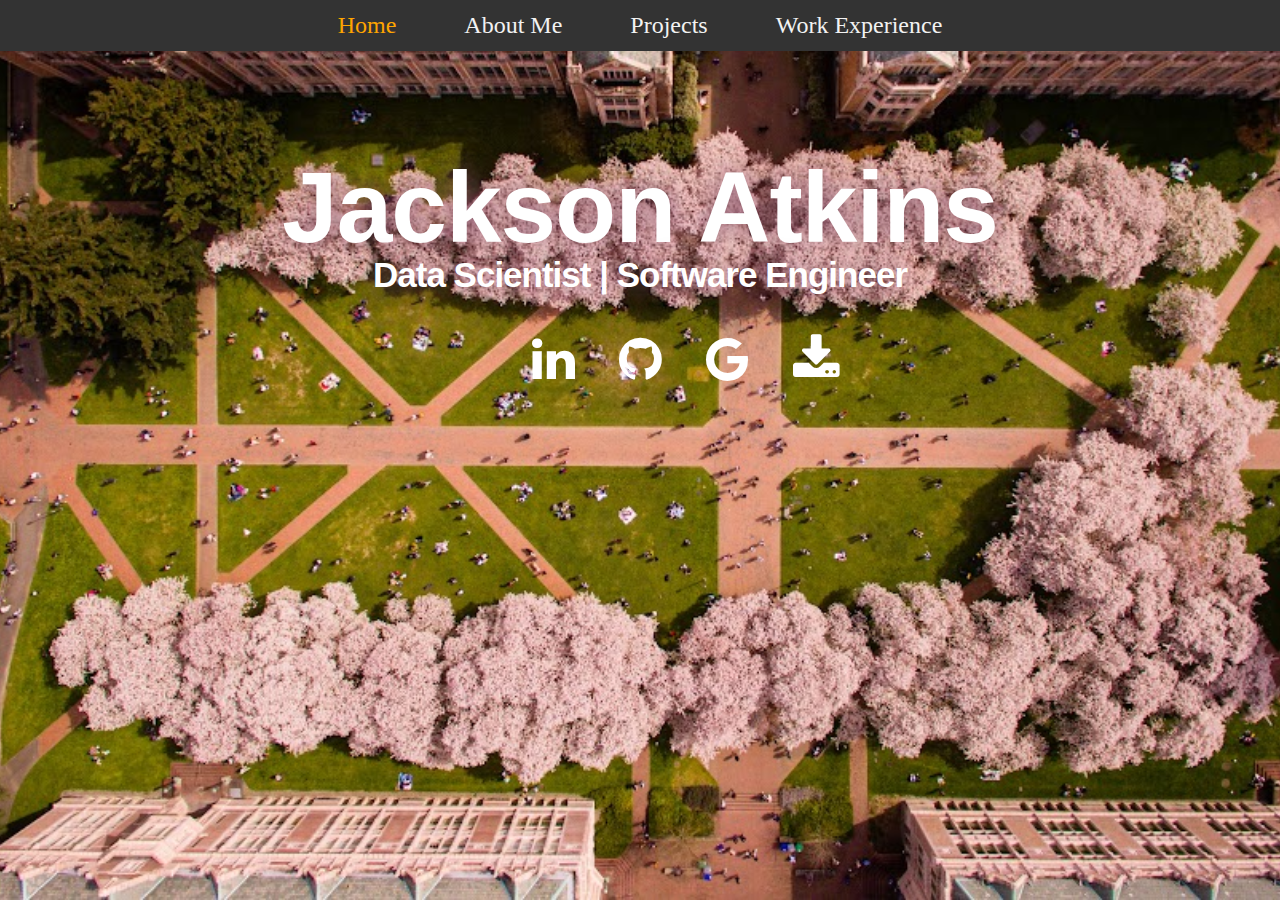
<file: index.html>
<!DOCTYPE html>
<html lang="en">

<head>
    <link href='https://fonts.googleapis.com/css?family=Archivo Black' rel='stylesheet'>
    <link href='https://fonts.googleapis.com/css?family=Chivo' rel='stylesheet'>
    <link href='https://fonts.googleapis.com/css?family=Saira' rel='stylesheet'>
    <link href="https://fonts.cdnfonts.com/css/bebas-neue" rel="stylesheet">
    <link rel="stylesheet" href="https://cdnjs.cloudflare.com/ajax/libs/font-awesome/4.7.0/css/font-awesome.min.css">
    <link rel="stylesheet" href="style.css">
    <meta charset="UTF-8">
    <meta http-equiv="X-UA-Compatible" content="IE=edge">
    <meta name="viewport" content="width=device-width, initial-scale=1.0">
    <title>Jackson Atkins</title>
</head>

<body>
    <div id="parent" class="toolbar">
        <a class="btn active" href="#homepage">Home</a>
        <a class="btn" href="#about">About Me</a>
        <a class="btn" href="#project">Projects</a>
        <a class="btn" href="#work">Work Experience</a>
    </div>
    <div class="container">
        <section id="homepage" class="homepage">
            <h2><span>Jackson Atkins</span></h2>
            <h3><span>Data Scientist | Software Engineer</span></h3>
            <a href="https://www.linkedin.com/in/jackson-atkins-9b46801b9/" class="fa fa-linkedin"></a>
            <a href="https://github.com/jacksonatkins" class="fa fa-github"></a>
            <a href="mailto: jraatkins@gmail.com" class="fa fa-google"></a>
            <a href="jackson_resume.pdf" class="fa fa-download" download></a>
        </section>
        <section id="about" class="about">
            <h3><span>About Me</span></h3>
            <p class="info">
                I am an undergraduate computer science student at the University of Washington in Seattle, WA. I am focusing my studies 
                specifically on data science, due to the ways data can be manipulated to uncover underlying trends and statistics. I will
                be graduating in March of 2023, and am currently looking for full-time employment.
            </p>
            <h4><span>Education</span></h4>
            <p class="edu1">
                University of Washington | GPA: 3.86/4.00 | Seattle, WA | Sept. 2020 - Mar. 2023
                <br/>
                B.S. Computer Science: Data Science 
            </p>
            <p class="edu2">
                Olympic College | GPA: 4.00/4.00 | Bremerton, WA | Sept. 2018 - Jun. 2020
                <br/>
                A.A. Direct Transfer, Associate of Science
            </p>
        </section>
        <section id="project" class="project">
            <ul class="timeline">
                <li class="event" data-date="Autumn 2022">
                    <a href="https://github.com/JetsWest/MiniJavaCompiler"><h5>MiniJava Compiler (click me!)</h5></a>
                    <p>A "homemade" compiler for a subset of the Java programming language.</p>
                </li>
                <li class="event" data-date="Spring 2022">
                    <a href="https://github.com/JetsWest/SimpleDBMS"><h5>Simple Database Management System</h5></a>
                    <p>DBMS allowing for various methods fo concurrency control with ease of use in mind.</p>
                </li>
                <li class="event" data-date="Autumn 2021">
                    <a href="https://github.com/JetsWest/Pathfinding"><h5>Pathfinding Application</h5></a>
                    <p>A program to allow users to find the shortest path between buildings on the University of Washington campus.</p>
                </li>
                <li class="event" data-date="Spring 2021">
                    <a href="https://github.com/JetsWest/Messaging-Application"><h5>Messaging Program</h5></a>
                    <p>Application allowing users to communicate over a local network with autocorrect and autofill features.</p>
                </li>
            </ul>
        </section>
        <section id="work" class="work">
            <ul class="timeline2">
                <li class="event2" data-date="Summer 2022">
                    <h5>Stocker, Publix</h5>
                    <p>Port Charlotte, FL</p>
                </li>
                <li class="event2" data-date="Summer 2021">
                    <h5>Lifeguard, Naval Base Kitsap Aquatics Center</h5>
                    <p>Silverdale, WA</p>
                </li>
                <li class="event2" data-date="Summer 2019">
                    <h5>Child and Youth Program Assistant, Naval Base Kitsap</h5>
                    <p>Silverdale, WA</p>
                </li>
            </ul>
        </section>
    </div>
    <script src="main.js"></script>
</body>
</html>
</file>
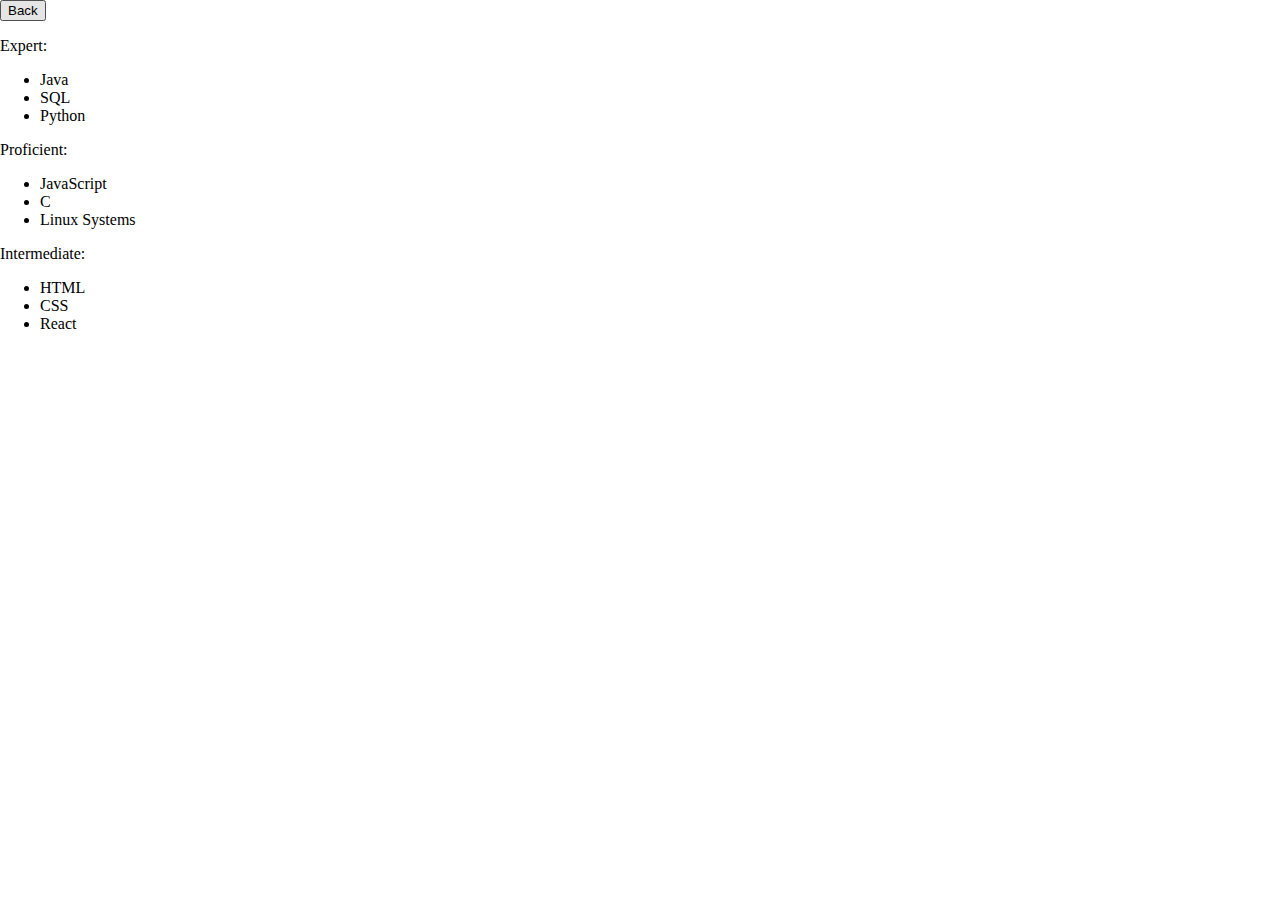
<file: skills.html>
<!DOCTYPE html>
<html lang="en">

<head>
    <link href='https://fonts.googleapis.com/css?family=Archivo Black' rel='stylesheet'>
    <link rel="stylesheet" href="style.css">
    <link rel="stylesheet" href="https://cdnjs.cloudflare.com/ajax/libs/font-awesome/4.7.0/css/font-awesome.min.css">
    <meta charset="UTF-8">
    <meta http-equiv="X-UA-Compatible" content="IE=edge">
    <meta name="viewport" content="width=device-width, initial-scale=1.0">
    <title>Skills</title>
</head>

<body>
    <div class="general">
        <button class="goBack" onclick="history.back()">Back</button>
        <p>
            Expert:
            <ul>
                <li>
                    Java
                </li>
                <li>
                    SQL
                </li>
                <li>
                    Python
                </li>
            </ul>
            Proficient:
            <ul>
                <li>
                    JavaScript
                </li>
                <li>
                    C
                </li>
                <li>
                    Linux Systems
                </li>
            </ul>
            Intermediate:
            <ul>
                <li>
                    HTML
                </li>
                <li>
                    CSS
                </li>
                <li>
                    React
                </li>
            </ul>
        </p>
    </div>
</body>

</html>
</file>
<file: style.css>
body {
    margin: 0;
}

* {
    -ms-overflow-style: none;  /* Internet Explorer 10+ */
    scrollbar-width: none;  /* Firefox */
}
*::-webkit-scrollbar {
    display: none;
}

.toolbar {
    background-color: #333;
    position: fixed;
    width: 100%;
    overflow: hidden;
    text-align: center;
    z-index: 1;
}

.toolbar a {
    display: inline-block;
    color: #f2f2f2;
    padding: 12px 32px;
    text-decoration: none;
    text-align: center;
    font-size: 24px;
    font-family: "Bebas Neue";
}

.toolbar a:hover {
    background-color: #ddd;
    color: black;
}

.toolbar a.active {
    color: orange;
}

.homepage {
    background-image: url(images/cherryblossoms.jpg);
    background-position: center;
    background-size: cover;
}

.about {
    background-color: #333;
}

.project {
    background-color: white;
}

.work {
    background-color: #333;
}

.container {
    max-height: 100vh;
    overflow-y: scroll;
    scroll-snap-type: y mandatory;
}

.container section {
    max-width: 100%;
    height: 100vh;
    scroll-snap-align: start;
}

.homepage h2 {
    position: relative;
    top: 150px;
    width: 100%;
    text-align: center;   
}

.homepage h2 span {
    color: white;
    font: bold 100px/normal "opensans-bold", sans-serif;
    text-shadow: rgba(126, 75, 101, 0.9) 0px 0px 22px;
    letter-spacing: -1px;
    padding: 10px;
}

.homepage h3 {
    position: relative;
    top: 120px;
    width: 100%;
    text-align: center;   
}

.homepage h3 span {
    color: white;
    font: bold 35px/normal "opensans-bold", sans-serif;
    text-shadow: rgba(126, 75, 101, 0.9) 0px 0px 22px;
    letter-spacing: -1px;
    padding: 10px;
}

.about h3 {
    position: relative;
    top: 120px;
    width: 100%;
    text-align: center;  
}

.about h3 span {
    color: white;
    font: bold 35px/normal "opensans-bold", sans-serif;
    text-shadow: rgba(126, 75, 101, 0.9) 0px 0px 22px;
    letter-spacing: -1px;
    padding: 10px;
}

.about h4 {
    position: relative;
    top: 100px;
    width: 100%;
    text-align: center;  
}

.about h4 span {
    color: white;
    font: bold 35px/normal "opensans-bold", sans-serif;
    text-shadow: rgba(126, 75, 101, 0.9) 0px 0px 22px;
    letter-spacing: -1px;
    padding: 10px;
}

.info {
    color: orange;
    position: relative;
    margin-left: 25%;
    margin-right: 25%;
    top: 100px;
    display: inline-block;
    font: bold 24px/normal "opensans", sans-serif;
    text-align: center;
}

.edu1 {
    color: orange;
    position: relative;
    margin-left: 25%;
    margin-right: 25%;
    top: 100px;
    display: inline-block;
    font: bold 24px/normal "opensans", sans-serif;
    text-align: left;
}

.edu2 {
    color: orange;
    position: relative;
    margin-left: 25%;
    margin-right: 25%;
    top: 100px;
    display: inline-block;
    font: bold 24px/normal "opensans-bold", sans-serif;
    text-align: left;
}


.fa {
    padding: 20px;
    font-size: 50px;
    text-align: center;
    text-decoration: none;
    transition: transform .2s;
}

.fa:hover {
    color: royalblue;
}

.fa-linkedin {
    color: white;
    position: relative;
    top: 120px;
    /*left: 700px;*/
    left: 40vw;
}

.fa-github {
    color: white;
    position: relative;
    top: 120px;
    /*left: 750px;*/
    left: 40vw;
}

.fa-google {
    color: white;
    position: relative;
    top: 120px;
    /*left: 800px;*/
    left: 40vw;
}

.fa-download {
    color: white;
    position: relative;
    top: 120px;
    /*left: 850px;*/
    left: 40vw;
}

.timeline {
    border-left: 4px solid orange;
    border-bottom-right-radius: 4px;
    border-top-right-radius: 4px;    
    color: rgba(82, 82, 82, 0.8);
    font-family: 'Chivo', sans-serif;  
    margin: 50px auto;  
    letter-spacing: 0.5px;   
    position: relative;
    line-height: 1.88em;
    font-size: 1.03em;   
    padding: 50px;   
    list-style: none;
    text-align: left;  
    font-weight: 100;
    max-width: 30%; 
}

.timeline a {
    color: rgba(0, 0, 0, 0.4);
    text-decoration: none;
}

.timeline h5 {
    font-family: 'Saira', sans-serif;
    letter-spacing: 1.5px;
    font-weight: 400;
    font-size: 1.4em;
}

.event {
    border-bottom: 1px dashed black;
    padding-bottom: 25px;
    margin-bottom: 50px;
    position: relative;
}

.timeline .event:last-of-type {
    padding-bottom: 0;
    margin-bottom: 0;
    border: none;
}

.timeline .event:before, .timeline .event:after {
    position: absolute;
    display: block;
    top: 0;
}

.timeline .event:before {
    left: -217.5px;
    color: rgba(0, 0, 0, 0.4);
    content: attr(data-date);
    text-align: right;
    font-weight: 100;
    font-size: 0.9em;
    min-width: 120px;
    font-family: 'Saira', sans-serif;
}

.timeline .event p {
    font-family: 'Chivo', sans-serif;
}

.timeline .event:after {
    left: -69px;
    background: orange;
    border: 2px solid black;
    border-radius: 50%;
    height: 30px;
    width: 30px;
    content: "";
    top: 5px;
}

.timeline2 {
    border-left: 4px solid orange;
    border-bottom-right-radius: 4px;
    border-top-right-radius: 4px;    
    color: rgba(199, 199, 199, 0.8);
    font-family: 'Chivo', sans-serif;  
    margin: 50px auto;  
    letter-spacing: 0.5px;   
    position: relative;
    line-height: 1.88em;
    font-size: 1.03em;   
    padding: 50px;   
    list-style: none;
    text-align: left;  
    font-weight: 100;
    max-width: 30%; 
}

.timeline2 h5 {
    font-family: 'Saira', sans-serif;
    letter-spacing: 1.5px;
    font-weight: 400;
    font-size: 1.4em;
}

.event2 {
    border-bottom: 1px dashed white;
    padding-bottom: 25px;
    margin-bottom: 50px;
    position: relative;
}

.timeline2 .event2:last-of-type {
    padding-bottom: 0;
    margin-bottom: 0;
    border: none;
}

.timeline2 .event2:before, .timeline2 .event2:after {
    position: absolute;
    display: block;
    top: 0;
}

.timeline2 .event2:before {
    left: -217.5px;
    color: rgba(255, 255, 255, 0.4);
    content: attr(data-date);
    text-align: right;
    font-weight: 100;
    font-size: 0.9em;
    min-width: 120px;
    font-family: 'Saira', sans-serif;
}

.timeline2 .event2 p {
    font-family: 'Chivo', sans-serif;
}

.timeline2 .event2:after {
    left: -69px;
    background: orange;
    border: 2px solid white;
    border-radius: 50%;
    height: 30px;
    width: 30px;
    content: "";
    top: 5px;
}
</file>
